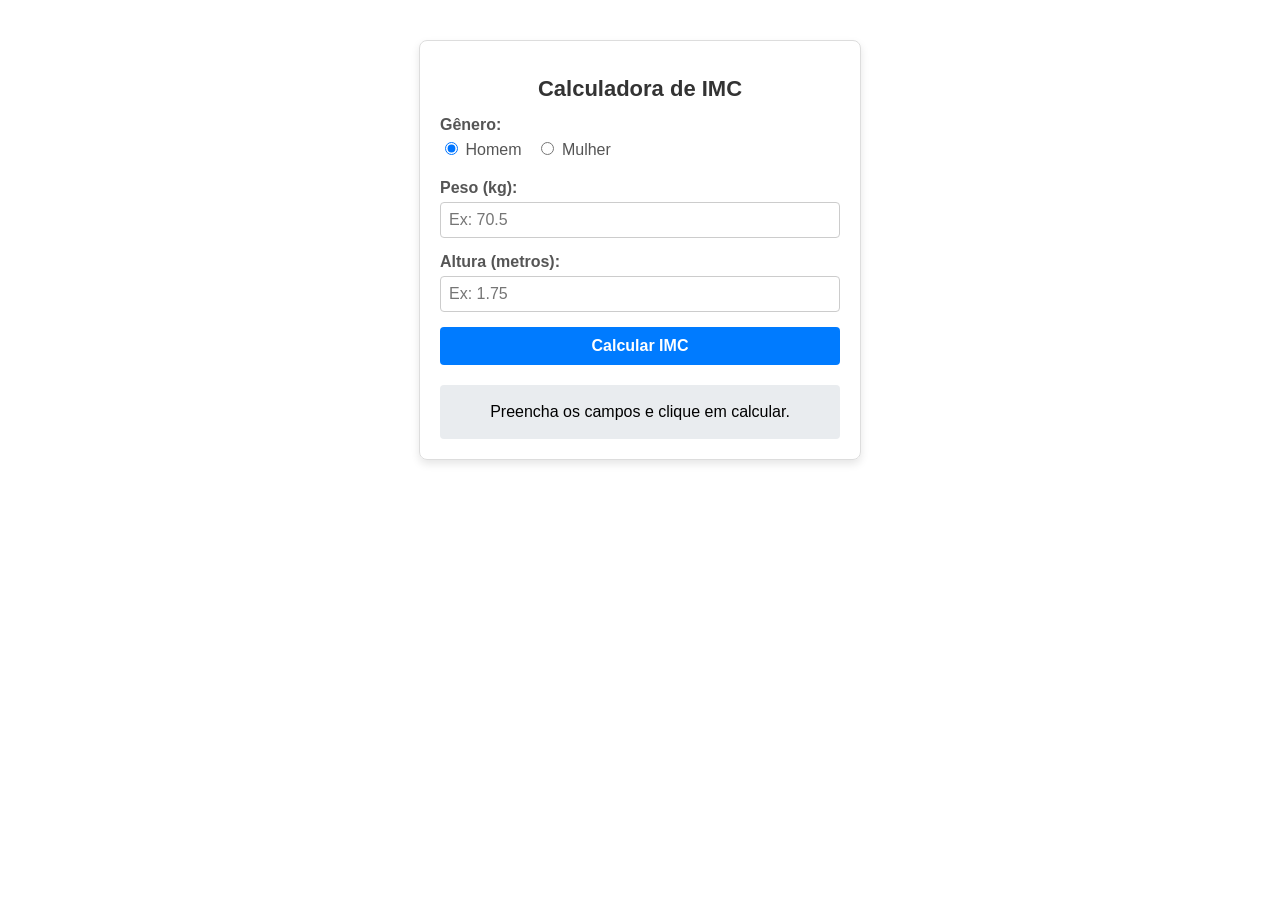
<file: Calculadora-IMC/index.html>
<!DOCTYPE html>
<html lang="pt-BR">
<head>
    <meta charset="UTF-8">
    <meta name="viewport" content="width=device-width, initial-scale=1.0">
    <title>Calculadora de IMC</title>

    <style>
        body {
            font-family: Arial, sans-serif;
            background-color: #f4f7f6;
            padding: 20px;
            max-width: 400px;
            margin: 40px auto;
            border: 1px solid #ddd;
            border-radius: 8px;
            box-shadow: 0 4px 8px rgba(0, 0, 0, 0.1);
            background-color: #ffffff;
        }

        h1 {
            text-align: center;
            color: #333;
            font-size: 22px;
        }

        .campo {
            margin-bottom: 15px;
        }

        label {
            display: block;
            margin-bottom: 5px;
            font-weight: bold;
            color: #555;
        }

        .opcoes-genero {
            display: flex;
            gap: 15px;
        }

        .opcoes-genero label {
            font-weight: normal;
            cursor: pointer;
        }

        input[type="number"] {
            width: 100%;
            padding: 8px;
            box-sizing: border-box;
            border: 1px solid #ccc;
            border-radius: 4px;
            font-size: 16px;
        }

        button {
            width: 100%;
            padding: 10px;
            background-color: #007bff;
            color: white;
            border: none;
            border-radius: 4px;
            font-size: 16px;
            font-weight: bold;
            cursor: pointer;
        }

        button:hover {
            background-color: #0056b3;
        }

        #resultado {
            margin-top: 20px;
            padding: 15px;
            background-color: #e9ecef;
            border-radius: 4px;
            font-size: 16px;
            text-align: center;
            line-height: 1.5;
        }
    </style>
</head>
<body>

    <h1>Calculadora de IMC</h1>

    <div class="campo">
        <label>Gênero:</label>
        <div class="opcoes-genero">
            <label><input type="radio" id="homem" name="genero" value="homem" checked> Homem</label>
            <label><input type="radio" id="mulher" name="genero" value="mulher"> Mulher</label>
        </div>
    </div>

    <div class="campo">
        <label for="peso">Peso (kg):</label>
        <input type="number" id="peso" step="0.1" placeholder="Ex: 70.5">
    </div>

    <div class="campo">
        <label for="altura">Altura (metros):</label>
        <input type="number" id="altura" step="0.01" placeholder="Ex: 1.75">
    </div>

    <button type="button" onclick="calcularIMC()">Calcular IMC</button>

    <div id="resultado">Preencha os campos e clique em calcular.</div>

    <script src="js01.js"></script>
</body>
</html>
</file>
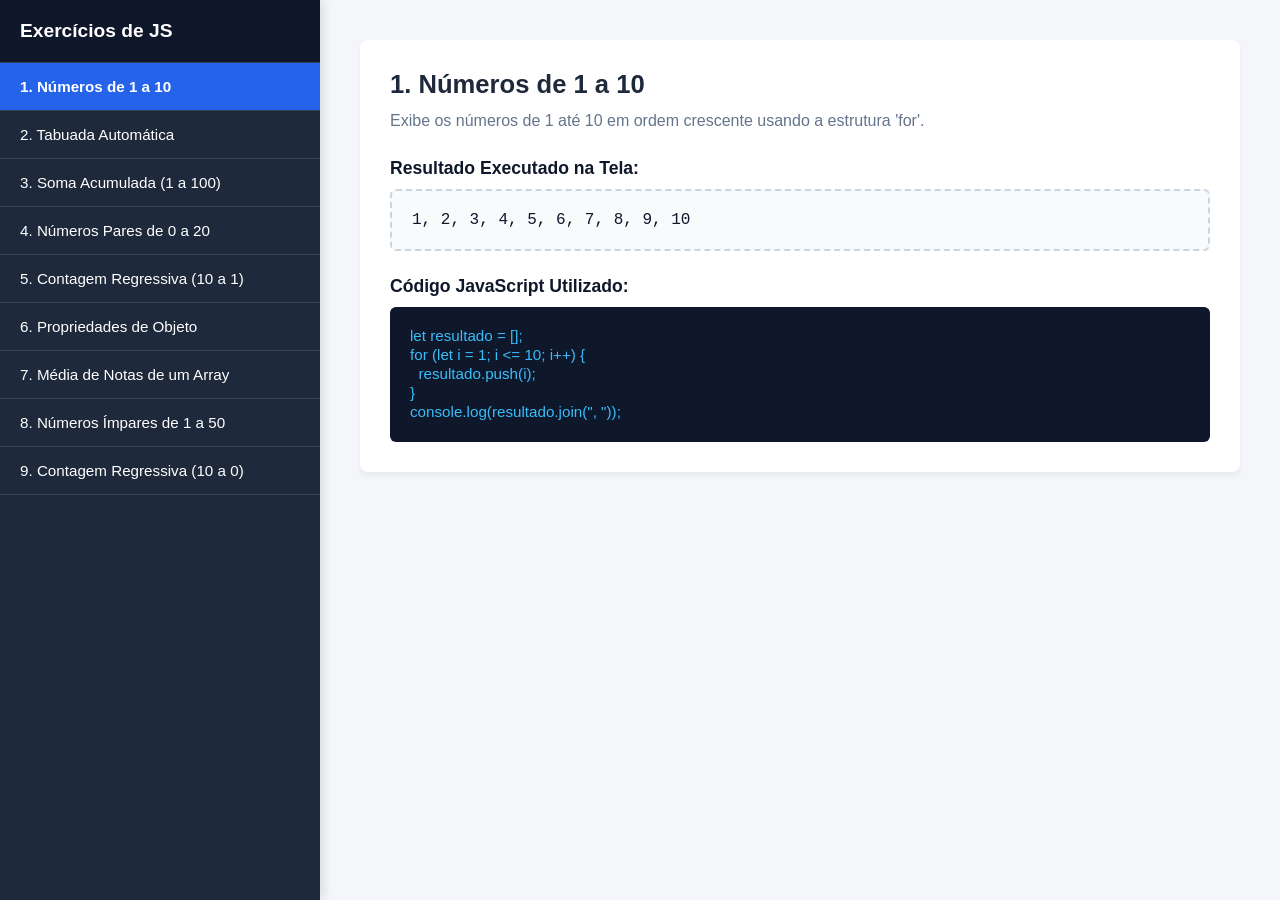
<file: Lista-02-Vetores/index.html>
<!DOCTYPE html>
<html lang="pt-BR">
<head>
  <meta charset="UTF-8">
  <meta name="viewport" content="width=device-width, initial-scale=1.0">
  <title>Painel de Exercícios JS</title>
  <style>
    * {
      box-sizing: border-box;
      margin: 0;
      padding: 0;
      font-family: 'Segoe UI', Tahoma, Geneva, Verdana, sans-serif;
    }

    body {
      display: flex;
      height: 100vh;
      background-color: #f4f6f9;
      color: #333;
    }

    /* Sidebar - Menu Lateral */
    .sidebar {
      width: 320px;
      background-color: #1e293b;
      color: #fff;
      display: flex;
      flex-direction: column;
      box-shadow: 4px 0 10px rgba(0, 0, 0, 0.1);
    }

    .sidebar h2 {
      padding: 20px;
      font-size: 1.2rem;
      border-bottom: 1px solid #334155;
      background-color: #0f172a;
    }

    .sidebar ul {
      list-style: none;
      overflow-y: auto;
      flex: 1;
    }

    .sidebar li {
      padding: 15px 20px;
      border-bottom: 1px solid #334155;
      cursor: pointer;
      transition: background 0.2s, color 0.2s;
      font-size: 0.95rem;
    }

    .sidebar li:hover {
      background-color: #334155;
    }

    .sidebar li.active {
      background-color: #2563eb;
      color: #fff;
      font-weight: bold;
    }

    /* Área Principal */
    .content {
      flex: 1;
      padding: 40px;
      overflow-y: auto;
    }

    .card {
      background: #fff;
      border-radius: 8px;
      padding: 30px;
      box-shadow: 0 4px 6px rgba(0, 0, 0, 0.05);
      max-width: 900px;
      margin: 0 auto;
    }

    .card h1 {
      font-size: 1.6rem;
      color: #1e293b;
      margin-bottom: 10px;
    }

    .card p.description {
      color: #64748b;
      font-size: 1rem;
      margin-bottom: 25px;
      line-height: 1.5;
    }

    .section-title {
      font-size: 1.1rem;
      font-weight: 600;
      margin-bottom: 10px;
      color: #0f172a;
    }

    .output-box {
      background-color: #f8fafc;
      border: 2px dashed #cbd5e1;
      border-radius: 6px;
      padding: 20px;
      margin-bottom: 25px;
      font-family: 'Courier New', Courier, monospace;
      font-size: 1rem;
      color: #0f172a;
      max-height: 250px;
      overflow-y: auto;
      white-space: pre-wrap;
    }

    pre {
      background-color: #0f172a;
      color: #38bdf8;
      padding: 20px;
      border-radius: 6px;
      overflow-x: auto;
      font-family: 'Consolas', 'Courier New', monospace;
      font-size: 0.95rem;
    }

    .input-group {
      margin-bottom: 15px;
      display: flex;
      gap: 10px;
      align-items: center;
    }

    .input-group input {
      padding: 8px 12px;
      border: 1px solid #cbd5e1;
      border-radius: 4px;
      font-size: 1rem;
      width: 100px;
    }
  </style>
</head>
<body>

  <!-- Menu Lateral -->
  <aside class="sidebar">
    <h2>Exercícios de JS</h2>
    <ul id="menu-exercicios"></ul>
  </aside>

  <!-- Painel Principal -->
  <main class="content">
    <div class="card">
      <h1 id="ex-titulo">Selecione um Exercício</h1>
      <p class="description" id="ex-descricao">Clique em uma das opções no menu à esquerda para visualizar a execução e o código.</p>

      <div id="interactive-area"></div>

      <div class="section-title">Resultado Executado na Tela:</div>
      <div class="output-box" id="ex-resultado">O resultado aparecerá aqui...</div>

      <div class="section-title">Código JavaScript Utilizado:</div>
      <pre><code id="ex-codigo">// Selecione um exercício para visualizar o código</code></pre>
    </div>
  </main>

  <script src="script.js" defer></script>
</body>
</html>
</file>
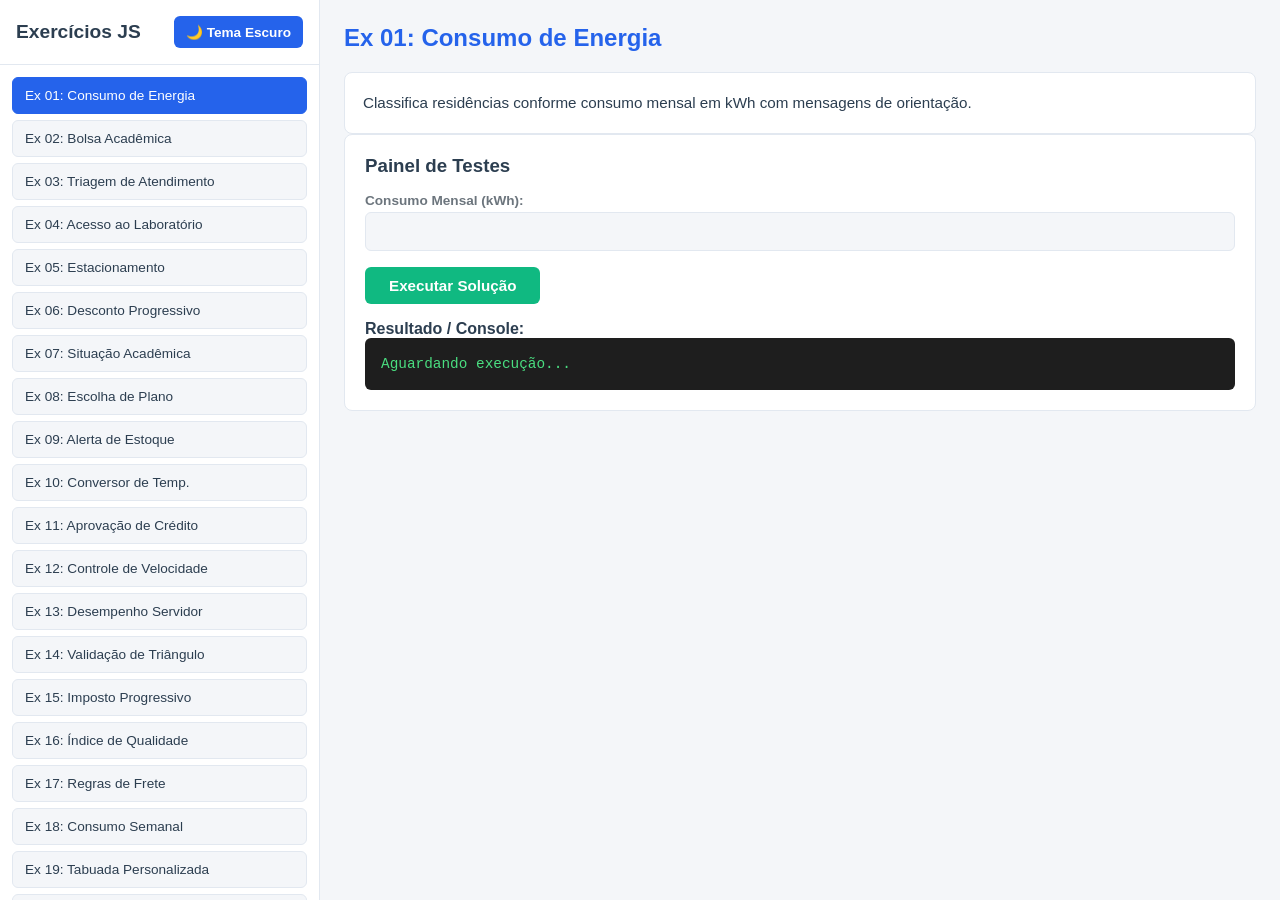
<file: LIsta-Exer-3-Js/index.html>
<!DOCTYPE html>
<html lang="pt-BR">
<head>
  <meta charset="UTF-8">
  <meta name="viewport" content="width=device-width, initial-scale=1.0">
  <title>Painel Prático de Exercícios JavaScript (1 a 50)</title>
  <link rel="stylesheet" href="style.css">
</head>
<body class="light-theme">
  <div class="app-container">
    <!-- Barra Lateral com Botões -->
    <aside class="sidebar">
      <div class="sidebar-header">
        <h2>Exercícios JS</h2>
        <button id="theme-toggle-btn" class="theme-btn">🌙 Tema Escuro</button>
      </div>
      <nav class="exercise-nav" id="exercise-nav">
        <!-- Gerado via JavaScript -->
      </nav>
    </aside>

    <!-- Área Principal de Exibição e Testes -->
    <main class="main-content">
      <header class="content-header">
        <h1 id="exercise-title">Selecione um exercício</h1>
      </header>
      
      <section class="exercise-body">
        <div id="exercise-description" class="description-box">
          Escolha uma questão no menu lateral para visualizar a situação-problema e executar a solução em JavaScript.
        </div>
        
        <div class="interactive-panel">
          <h3>Painel de Testes</h3>
          <div id="input-container" class="input-group"></div>
          <button id="run-btn" class="run-btn">Executar Solução</button>
          <div class="output-box">
            <h4>Resultado / Console:</h4>
            <pre id="output-display">Aguardando execução...</pre>
          </div>
        </div>
      </section>
    </main>
  </div>

  <script src="script.js"></script>
</body>
</html>
</file>
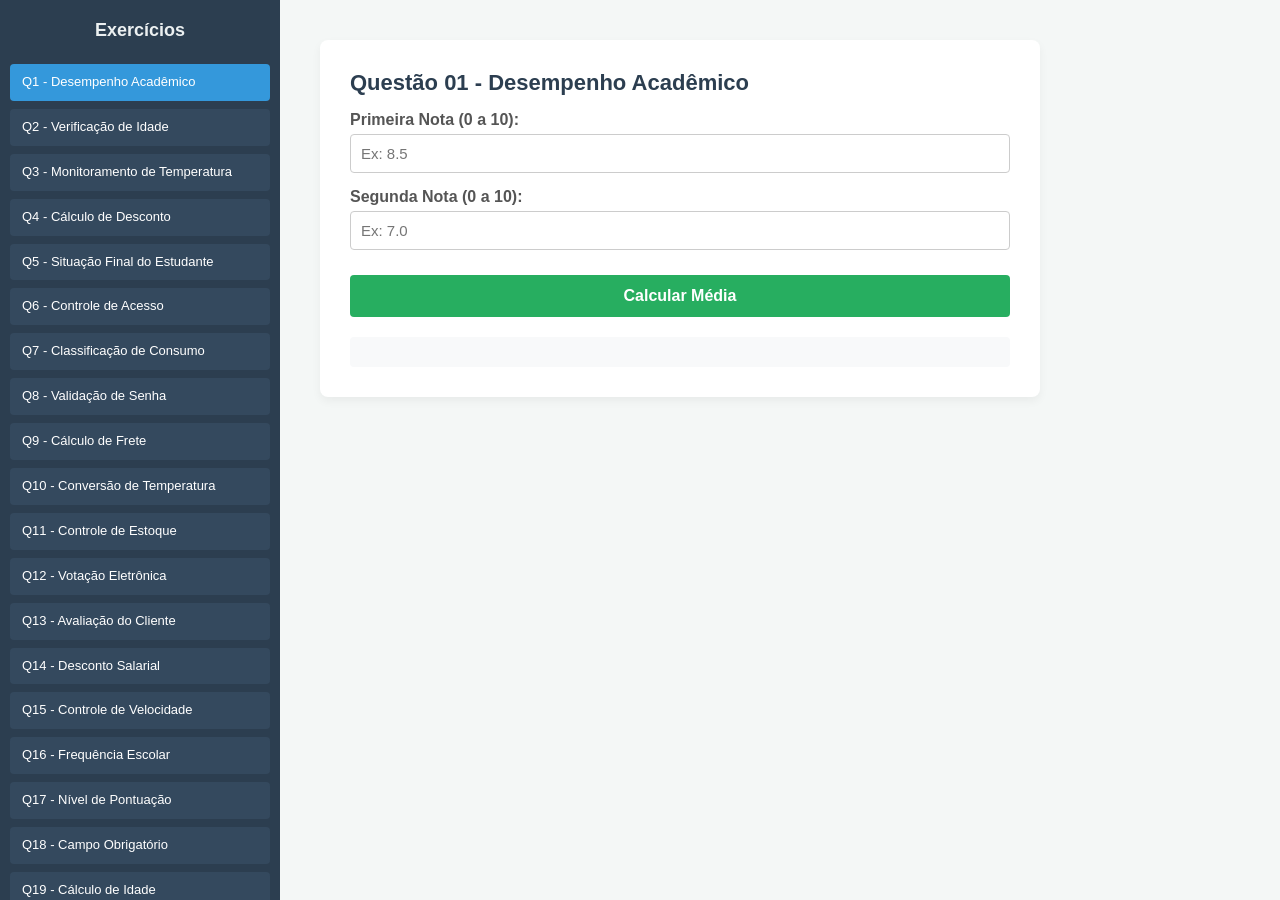
<file: Lista-JS-Básico/index.html>
<!DOCTYPE html>
<html lang="pt-BR">
<head>
    <meta charset="UTF-8">
    <meta name="viewport" content="width=device-width, initial-scale=1.0">
    <title>Painel de Exercícios - JavaScript</title>
    <style>
        * {
            box-sizing: border-box;
            margin: 0;
            padding: 0;
            font-family: Arial, sans-serif;
        }

        body {
            display: flex;
            min-height: 100vh;
            background-color: #f4f7f6;
        }

        /* Menu Lateral */
        nav {
            width: 280px;
            background-color: #2c3e50;
            color: white;
            padding: 20px 10px;
            display: flex;
            flex-direction: column;
            gap: 8px;
            max-height: 100vh;
            overflow-y: auto;
        }

        nav h2 {
            font-size: 18px;
            margin-bottom: 15px;
            text-align: center;
            color: #ecf0f1;
        }

        .btn-nav {
            background-color: #34495e;
            color: white;
            border: none;
            padding: 10px 12px;
            text-align: left;
            border-radius: 4px;
            cursor: pointer;
            font-size: 13px;
            transition: 0.2s;
            line-height: 1.3;
        }

        .btn-nav:hover, .btn-nav.ativo {
            background-color: #3498db;
        }

        /* Área de Conteúdo */
        main {
            flex: 1;
            padding: 40px;
            max-width: 800px;
        }

        /* Cartões de Exercícios */
        .card-questao {
            background: white;
            padding: 30px;
            border-radius: 8px;
            box-shadow: 0 4px 10px rgba(0,0,0,0.05);
            display: none;
        }

        .card-questao.ativa {
            display: block;
        }

        .card-questao h1 {
            font-size: 22px;
            color: #2c3e50;
            margin-bottom: 15px;
        }

        /* Formatação Geral dos Formulários */
        .campo {
            margin-bottom: 15px;
        }

        label {
            display: block;
            margin-bottom: 5px;
            font-weight: bold;
            color: #555;
        }

        input {
            width: 100%;
            padding: 10px;
            border: 1px solid #ccc;
            border-radius: 4px;
            font-size: 15px;
        }

        button.btn-acao {
            background-color: #27ae60;
            color: white;
            border: none;
            padding: 12px;
            width: 100%;
            border-radius: 4px;
            font-size: 16px;
            font-weight: bold;
            cursor: pointer;
            margin-top: 10px;
        }

        button.btn-acao:hover {
            background-color: #219150;
        }

        .resultado {
            margin-top: 20px;
            padding: 15px;
            background-color: #f8f9fa;
            border-radius: 4px;
            font-weight: bold;
            font-size: 16px;
        }
    </style>
</head>
<body>

    <!-- Menu Lateral -->
    <nav>
        <h2>Exercícios</h2>
        <button class="btn-nav ativo" onclick="mostrarQuestao('q1', this)">Q1 - Desempenho Acadêmico</button>
        <button class="btn-nav" onclick="mostrarQuestao('q2', this)">Q2 - Verificação de Idade</button>
        <button class="btn-nav" onclick="mostrarQuestao('q3', this)">Q3 - Monitoramento de Temperatura</button>
        <button class="btn-nav" onclick="mostrarQuestao('q4', this)">Q4 - Cálculo de Desconto</button>
        <button class="btn-nav" onclick="mostrarQuestao('q5', this)">Q5 - Situação Final do Estudante</button>
        <button class="btn-nav" onclick="mostrarQuestao('q6', this)">Q6 - Controle de Acesso</button>
        <button class="btn-nav" onclick="mostrarQuestao('q7', this)">Q7 - Classificação de Consumo</button>
        <button class="btn-nav" onclick="mostrarQuestao('q8', this)">Q8 - Validação de Senha</button>
        <button class="btn-nav" onclick="mostrarQuestao('q9', this)">Q9 - Cálculo de Frete</button>
        <button class="btn-nav" onclick="mostrarQuestao('q10', this)">Q10 - Conversão de Temperatura</button>
        <button class="btn-nav" onclick="mostrarQuestao('q11', this)">Q11 - Controle de Estoque</button>
        <button class="btn-nav" onclick="mostrarQuestao('q12', this)">Q12 - Votação Eletrônica</button>
        <button class="btn-nav" onclick="mostrarQuestao('q13', this)">Q13 - Avaliação do Cliente</button>
        <button class="btn-nav" onclick="mostrarQuestao('q14', this)">Q14 - Desconto Salarial</button>
        <button class="btn-nav" onclick="mostrarQuestao('q15', this)">Q15 - Controle de Velocidade</button>
        <button class="btn-nav" onclick="mostrarQuestao('q16', this)">Q16 - Frequência Escolar</button>
        <button class="btn-nav" onclick="mostrarQuestao('q17', this)">Q17 - Nível de Pontuação</button>
        <button class="btn-nav" onclick="mostrarQuestao('q18', this)">Q18 - Campo Obrigatório</button>
        <button class="btn-nav" onclick="mostrarQuestao('q19', this)">Q19 - Cálculo de Idade</button>
        <button class="btn-nav" onclick="mostrarQuestao('q20', this)">Q20 - Semáforo Virtual</button>
        <button class="btn-nav" onclick="mostrarQuestao('q21', this)">Q21 - Modo Claro / Escuro</button>
        <button class="btn-nav" onclick="mostrarQuestao('q22', this)">Q22 - Saudação por Período</button>
        <button class="btn-nav" onclick="mostrarQuestao('q23', this)">Q23 - Cálculo de IMC</button>
        <button class="btn-nav" onclick="mostrarQuestao('q24', this)">Q24 - Horário da Biblioteca</button>
        <button class="btn-nav" onclick="mostrarQuestao('q25', this)">Q25 - Média e Situação</button>
        <button class="btn-nav" onclick="mostrarQuestao('q26', this)">Q26 - Total da Compra e Frete</button>
        <button class="btn-nav" onclick="mostrarQuestao('q27', this)">Q27 - Nível de Bateria</button>
        <button class="btn-nav" onclick="mostrarQuestao('q28', this)">Q28 - Validação de Inscrição</button>
        <button class="btn-nav" onclick="mostrarQuestao('q29', this)">Q29 - Status de Estoque</button>
        <button class="btn-nav" onclick="mostrarQuestao('q30', this)">Q30 - Análise de Crédito</button>
    </nav>

    <!-- Área Principal -->
    <main id="conteudo-principal">

        <!-- QUESTÃO 01 -->
        <section id="q1" class="card-questao ativa">
            <h1>Questão 01 - Desempenho Acadêmico</h1>
            
            <div class="campo">
                <label for="nota1">Primeira Nota (0 a 10):</label>
                <input id="nota1" type="number" step="0.1" min="0" max="10" placeholder="Ex: 8.5">
            </div>

            <div class="campo">
                <label for="nota2">Segunda Nota (0 a 10):</label>
                <input id="nota2" type="number" step="0.1" min="0" max="10" placeholder="Ex: 7.0">
            </div>

            <button id="btnCalcular" class="btn-acao">Calcular Média</button>

            <p id="resultado" class="resultado"></p>
        </section>

        <!-- QUESTÃO 02 -->
        <section id="q2" class="card-questao">
            <h1>Questão 02 - Verificação de Idade</h1>
            
            <div class="campo">
                <label for="idade">Idade (0 a 120 anos):</label>
                <input id="idade" type="number" min="0" max="120" placeholder="Ex: 25">
            </div>

            <button id="verificar" class="btn-acao">Verificar Idade</button>

            <p id="mensagem" class="resultado"></p>
        </section>
        
        <!-- QUESTÃO 03 -->
        <section id="q3" class="card-questao">
            <h1>Questão 03 - Monitoramento de Temperatura</h1>
            
            <div class="campo">
                <label for="temperatura">Temperatura Atual (°C):</label>
                <input id="temperatura" type="number" placeholder="Ex: 28">
            </div>

            <button id="analisar" class="btn-acao">Analisar Temperatura</button>

            <div id="alerta" class="resultado"></div>
        </section>

        <!-- QUESTÃO 04 -->
        <section id="q4" class="card-questao">
            <h1>Questão 04 - Cálculo de Desconto</h1>
            
            <div class="campo">
                <label for="valorCompra">Valor da Compra (R$):</label>
                <input id="valorCompra" type="number" step="0.01" placeholder="Ex: 250.00">
            </div>

            <button id="calcular" class="btn-acao">Calcular Desconto</button>

            <p id="resultado" class="resultado"></p>
        </section>

        <!-- QUESTÃO 05 -->
        <section id="q5" class="card-questao">
            <h1>Questão 05 - Situação Final do Estudante</h1>
            
            <div class="campo">
                <label for="media">Média do Estudante (0 a 10):</label>
                <input id="media" type="number" step="0.1" min="0" max="10" placeholder="Ex: 7.5">
            </div>

            <button id="verificar" class="btn-acao">Verificar Situação</button>

            <h3 id="situacao" class="resultado"></h3>
        </section>

        <!-- QUESTÃO 06 -->
        <section id="q6" class="card-questao">
            <h1>Questão 06 - Controle de Acesso</h1>
            
            <div class="campo">
                <label for="nome">Nome do Funcionário:</label>
                <input id="nome" type="text" placeholder="Digite seu nome">
            </div>

            <div class="campo">
                <label for="idade">Idade (0 a 120 anos):</label>
                <input id="idade" type="number" min="0" max="120" placeholder="Digite sua idade">
            </div>

            <button id="acessar" class="btn-acao">Verificar Acesso</button>

            <p id="resultado" class="resultado"></p>
        </section>

        <!-- QUESTÃO 07 -->
        <section id="q7" class="card-questao">
            <h1>Questão 07 - Classificação de Consumo de Energia</h1>
            
            <div class="campo">
                <label for="consumo">Consumo Mensal (kWh):</label>
                <input id="consumo" type="number" min="0" max="5000" placeholder="Ex: 150">
            </div>

            <button id="classificar" class="btn-acao">Classificar Consumo</button>

            <p id="resultado" class="resultado"></p>
        </section>

        <!-- QUESTÃO 08 -->
        <section id="q8" class="card-questao">
            <h1>Questão 08 - Validação de Senha</h1>
            
            <div class="campo">
                <label for="senha">Digite a Senha (mínimo 8 caracteres):</label>
                <div style="display: flex; gap: 8px;">
                    <input id="senha" type="password" placeholder="Digite sua senha">
                    <button id="btnToggleSenha" type="button" style="padding: 0 15px; cursor: pointer; white-space: nowrap; border: 1px solid #ccc; border-radius: 4px; background: #eee;">Mostrar</button>
                </div>
            </div>

            <button id="validar" class="btn-acao">Validar Senha</button>

            <p id="resultado" class="resultado"></p>
        </section>

        <!-- QUESTÃO 09 -->
        <section id="q9" class="card-questao">
            <h1>Questão 09 - Cálculo de Frete</h1>
            
            <div class="campo">
                <label for="compra">Valor da Compra (R$):</label>
                <input id="compra" type="number" step="0.01" min="0" placeholder="Ex: 180.00">
            </div>

            <button id="frete" class="btn-acao">Calcular</button>

            <p id="resultado" class="resultado"></p>
        </section>

        <!-- QUESTÃO 10 -->
        <section id="q10" class="card-questao">
            <h1>Questão 10 - Conversão de Temperatura</h1>
            
            <div class="campo">
                <label for="celsius">Temperatura em Celsius (°C):</label>
                <input id="celsius" type="number" step="0.1" min="-100" max="100" placeholder="Ex: 31">
            </div>

            <button id="converter" class="btn-acao">Converter</button>

            <p id="resultado" class="resultado"></p>
        </section>

        <!-- QUESTÃO 11 -->
        <section id="q11" class="card-questao">
            <h1>Questão 11 - Controle de Estoque</h1>
            
            <div class="campo">
                <label for="estoque">Quantidade em Estoque:</label>
                <input id="estoque" type="number" min="0" max="100000" placeholder="Ex: 8">
            </div>

            <button id="verificar" class="btn-acao">Verificar Estoque</button>

            <div id="resultado" class="resultado"></div>
        </section>

        <!-- QUESTÃO 12 -->
        <section id="q12" class="card-questao">
            <h1>Questão 12 - Votação Eletrônica</h1>
            
            <div class="campo">
                <label for="idade">Idade do Eleitor (0 a 120 anos):</label>
                <input id="idade" type="number" min="0" max="120" placeholder="Ex: 18">
            </div>

            <button id="participar" class="btn-acao">Verificar</button>

            <p id="resultado" class="resultado"></p>
        </section>

        <!-- QUESTÃO 13 -->
        <section id="q13" class="card-questao">
            <h1>Questão 13 - Avaliação do Cliente</h1>
            
            <div class="campo">
                <label for="nota">Nota do Cliente (1 a 5):</label>
                <input id="nota" type="number" min="1" max="5" placeholder="Digite uma nota de 1 a 5">
            </div>

            <button id="avaliar" class="btn-acao">Enviar Avaliação</button>

            <p id="resultado" class="resultado"></p>
        </section>

        <!-- QUESTÃO 14 -->
        <section id="q14" class="card-questao">
            <h1>Questão 14 - Cálculo Salarial com Desconto</h1>
            <div class="campo">
                <label for="salario">Salário Bruto (R$):</label>
                <input id="salario" type="number" step="0.01" min="0" placeholder="Ex: 3000.00">
            </div>
            <button id="calcular" class="btn-acao">Calcular Salário</button>
            <p id="resultado" class="resultado"></p>
        </section>

        <!-- QUESTÃO 15 -->
        <section id="q15" class="card-questao">
            <h1>Questão 15 - Monitoramento de Velocidade</h1>
            <div class="campo">
                <label for="velocidade">Velocidade (km/h):</label>
                <input id="velocidade" type="number" min="0" max="300" placeholder="Ex: 65">
            </div>
            <button id="verificar" class="btn-acao">Verificar Velocidade</button>
            <p id="resultado" class="resultado"></p>
        </section>

        <!-- QUESTÃO 16 -->
        <section id="q16" class="card-questao">
            <h1>Questão 16 - Verificação de Frequência Escolar</h1>
            <div class="campo">
                <label for="frequencia">Frequência (%):</label>
                <input id="frequencia" type="number" min="0" max="100" placeholder="Ex: 80">
            </div>
            <button id="verificar" class="btn-acao">Verificar Frequência</button>
            <p id="resultado" class="resultado"></p>
        </section>

        <!-- QUESTÃO 17 -->
        <section id="q17" class="card-questao">
            <h1>Questão 17 - Classificação de Pontuação</h1>
            <div class="campo">
                <label for="pontuacao">Pontuação (0 a 100):</label>
                <input id="pontuacao" type="number" min="0" max="100" placeholder="Ex: 75">
            </div>
            <button id="classificar" class="btn-acao">Classificar</button>
            <p id="resultado" class="resultado"></p>
        </section>

        <!-- QUESTÃO 18 -->
        <section id="q18" class="card-questao">
            <h1>Questão 18 - Validação de Campo Obrigatório</h1>
            <div class="campo">
                <label for="nome">Nome Completo:</label>
                <input id="nome" type="text" placeholder="Digite seu nome">
            </div>
            <button id="enviar" class="btn-acao">Enviar</button>
            <p id="mensagem" class="resultado"></p>
        </section>

        <!-- QUESTÃO 19 -->
        <section id="q19" class="card-questao">
            <h1>Questão 19 - Cálculo de Idade e Maioridade</h1>
            <div class="campo">
                <label for="anoNascimento">Ano de Nascimento:</label>
                <input id="anoNascimento" type="number" min="1900" max="2026" placeholder="Ex: 2005">
            </div>
            <button id="calcular" class="btn-acao">Calcular Idade</button>
            <p id="resultado" class="resultado"></p>
        </section>

        <!-- QUESTÃO 20 -->
        <section id="q20" class="card-questao">
            <h1>Questão 20 - Semáforo Virtual</h1>
            <div style="display: flex; gap: 10px; margin-bottom: 15px;">
                <button id="vermelho" class="btn-acao" style="background-color: #c0392b;">Vermelho</button>
                <button id="amarelo" class="btn-acao" style="background-color: #f39c12;">Amarelo</button>
                <button id="verde" class="btn-acao" style="background-color: #27ae60;">Verde</button>
            </div>
            <p id="orientacao" class="resultado"></p>
        </section>

        <!-- QUESTÃO 21 -->
        <section id="q21" class="card-questao">
            <h1>Questão 21 - Alternador de Tema</h1>
            <button id="tema" class="btn-acao">Alterar Tema</button>
            <div id="pagina" style="margin-top: 15px; padding: 20px; border-radius: 8px; border: 1px solid #ccc;">
                <h3>Conteúdo da página</h3>
                <p>Este painel pode alternar entre o modo claro e o modo escuro.</p>
            </div>
        </section>

        <!-- QUESTÃO 22 -->
        <section id="q22" class="card-questao">
            <h1>Questão 22 - Saudação por Período do Dia</h1>
            <div class="campo">
                <label for="periodo">Selecione o Período:</label>
                <select id="periodo" style="padding: 8px; border-radius: 4px; border: 1px solid #ccc; width: 100%;">
                    <option value="manha">Manhã</option>
                    <option value="tarde">Tarde</option>
                    <option value="noite">Noite</option>
                </select>
            </div>
            <button id="mensagem" class="btn-acao">Exibir Mensagem</button>
            <p id="resultado" class="resultado"></p>
        </section>

        <!-- QUESTÃO 23 -->
        <section id="q23" class="card-questao">
            <h1>Questão 23 - Cálculo de IMC</h1>
            <div class="campo">
                <label for="peso">Peso (kg):</label>
                <input id="peso" type="number" step="0.1" min="0" max="300" placeholder="Ex: 70.5">
            </div>
            <div class="campo">
                <label for="altura">Altura (m):</label>
                <input id="altura" type="number" step="0.01" min="0" max="2.5" placeholder="Ex: 1.75">
            </div>
            <button id="calcular" class="btn-acao">Calcular IMC</button>
            <p id="resultado" class="resultado"></p>
        </section>

        <!-- QUESTÃO 24 -->
        <section id="q24" class="card-questao">
            <h1>Questão 24 - Horário da Biblioteca</h1>
            <div class="campo">
                <label for="horario">Horário Atual (0 às 23h):</label>
                <input id="horario" type="number" min="0" max="23" placeholder="Ex: 14">
            </div>
            <button id="verificar" class="btn-acao">Verificar Horário</button>
            <p id="resultado" class="resultado"></p>
        </section>

        <!-- QUESTÃO 25 -->
        <section id="q25" class="card-questao">
            <h1>Questão 25 - Média e Situação Escolar</h1>
            <div class="campo">
                <label for="media">Média do Aluno (0 a 10):</label>
                <input id="media" type="number" step="0.1" min="0" max="10" placeholder="Ex: 6.5">
            </div>
            <button id="verificar" class="btn-acao">Verificar</button>
            <p id="resultado" class="resultado"></p>
        </section>

        <!-- QUESTÃO 26 -->
        <section id="q26" class="card-questao">
            <h1>Questão 26 - Total da Compra e Frete</h1>
            <div class="campo">
                <label for="preco">Preço Unitário (R$):</label>
                <input id="preco" type="number" step="0.01" min="0" placeholder="Ex: 50.00">
            </div>
            <div class="campo">
                <label for="quantidade">Quantidade:</label>
                <input id="quantidade" type="number" min="1" placeholder="Ex: 6">
            </div>
            <button id="calcular" class="btn-acao">Calcular Total</button>
            <p id="resultado" class="resultado"></p>
        </section>

        <!-- QUESTÃO 27 -->
        <section id="q27" class="card-questao">
            <h1>Questão 27 - Nível de Bateria</h1>
            <div class="campo">
                <label for="bateria">Nível de Bateria (%):</label>
                <input id="bateria" type="number" min="0" max="100" placeholder="Ex: 45">
            </div>
            <button id="verificar" class="btn-acao">Verificar Bateria</button>
            <div id="resultado" class="resultado"></div>
        </section>

        <!-- QUESTÃO 28 -->
        <section id="q28" class="card-questao">
            <h1>Questão 28 - Formulário de Inscrição</h1>
            <div class="campo">
                <label for="nome">Nome:</label>
                <input id="nome" type="text" placeholder="Digite seu nome">
            </div>
            <div class="campo">
                <label for="email">E-mail:</label>
                <input id="email" type="email" placeholder="Digite seu e-mail">
            </div>
            <button id="cadastrar" class="btn-acao">Cadastrar</button>
            <p id="resultado" class="resultado"></p>
        </section>

        <!-- QUESTÃO 29 -->
        <section id="q29" class="card-questao">
            <h1>Questão 29 - Classificação de Estoque</h1>
            <div class="campo">
                <label for="quantidade">Quantidade em Estoque:</label>
                <input id="quantidade" type="number" min="0" placeholder="Ex: 3">
            </div>
            <button id="classificar" class="btn-acao">Classificar Produto</button>
            <h3 id="resultado" class="resultado"></h3>
        </section>

        <!-- QUESTÃO 30 -->
        <section id="q30" class="card-questao">
            <h1>Questão 30 - Análise Inicial de Crédito</h1>
            <div class="campo">
                <label for="renda">Renda Mensal (R$):</label>
                <input id="renda" type="number" step="0.01" min="0" placeholder="Ex: 3500.00">
            </div>
            <button id="analisar" class="btn-acao">Analisar Crédito</button>
            <div id="resultado" class="resultado"></div>
        </section>

    </main>

    <script src="script.js"></script>
</body>
</html>
</file>
<file: LIsta-Exer-3-Js/style.css>
:root {
  --bg-primary: #f4f6f9;
  --bg-secondary: #ffffff;
  --text-primary: #2c3e50;
  --text-secondary: #6c757d;
  --accent-color: #2563eb;
  --accent-hover: #1d4ed8;
  --border-color: #e2e8f0;
  --code-bg: #1e1e1e;
  --code-text: #4ade80;
}

body.dark-theme {
  --bg-primary: #0f172a;
  --bg-secondary: #1e293b;
  --text-primary: #f8fafc;
  --text-secondary: #94a3b8;
  --accent-color: #3b82f6;
  --accent-hover: #60a5fa;
  --border-color: #334155;
  --code-bg: #090d16;
  --code-text: #38bdf8;
}

* {
  box-sizing: border-box;
  margin: 0;
  padding: 0;
}

body {
  font-family: 'Segoe UI', Tahoma, Geneva, Verdana, sans-serif;
  background-color: var(--bg-primary);
  color: var(--text-primary);
  height: 100vh;
  overflow: hidden;
}

.app-container {
  display: flex;
  height: 100vh;
}

/* Sidebar */
.sidebar {
  width: 320px;
  background-color: var(--bg-secondary);
  border-right: 1px solid var(--border-color);
  display: flex;
  flex-direction: column;
}

.sidebar-header {
  padding: 16px;
  border-bottom: 1px solid var(--border-color);
  display: flex;
  justify-content: space-between;
  align-items: center;
}

.sidebar-header h2 {
  font-size: 1.2rem;
}

.theme-btn {
  padding: 8px 12px;
  border: none;
  border-radius: 6px;
  background-color: var(--accent-color);
  color: #fff;
  cursor: pointer;
  font-size: 0.85rem;
  font-weight: 600;
  transition: background 0.2s;
}

.theme-btn:hover {
  background-color: var(--accent-hover);
}

.exercise-nav {
  flex: 1;
  overflow-y: auto;
  padding: 12px;
}

.nav-btn {
  width: 100%;
  padding: 10px 12px;
  margin-bottom: 6px;
  text-align: left;
  border: 1px solid var(--border-color);
  background-color: var(--bg-primary);
  color: var(--text-primary);
  border-radius: 6px;
  cursor: pointer;
  font-size: 0.85rem;
  transition: all 0.2s;
  white-space: nowrap;
  overflow: hidden;
  text-overflow: ellipsis;
}

.nav-btn:hover, .nav-btn.active {
  background-color: var(--accent-color);
  color: #fff;
  border-color: var(--accent-color);
}

/* Main Content */
.main-content {
  flex: 1;
  padding: 24px;
  overflow-y: auto;
  display: flex;
  flex-direction: column;
  gap: 20px;
}

.content-header h1 {
  font-size: 1.5rem;
  color: var(--accent-color);
}

.description-box {
  background-color: var(--bg-secondary);
  padding: 18px;
  border-radius: 8px;
  border: 1px solid var(--border-color);
  line-height: 1.6;
  font-size: 0.95rem;
}

.interactive-panel {
  background-color: var(--bg-secondary);
  padding: 20px;
  border-radius: 8px;
  border: 1px solid var(--border-color);
  display: flex;
  flex-direction: column;
  gap: 16px;
}

.input-group {
  display: flex;
  flex-direction: column;
  gap: 12px;
}

.input-field {
  display: flex;
  flex-direction: column;
  gap: 4px;
}

.input-field label {
  font-size: 0.85rem;
  font-weight: 600;
  color: var(--text-secondary);
}

.input-field input {
  padding: 10px;
  border: 1px solid var(--border-color);
  border-radius: 6px;
  background-color: var(--bg-primary);
  color: var(--text-primary);
  font-size: 0.95rem;
  outline: none;
}

.input-field input:focus {
  border-color: var(--accent-color);
}

.run-btn {
  align-self: flex-start;
  padding: 10px 24px;
  background-color: #10b981;
  color: #fff;
  border: none;
  border-radius: 6px;
  cursor: pointer;
  font-weight: bold;
  font-size: 0.95rem;
  transition: background 0.2s;
}

.run-btn:hover {
  background-color: #059669;
}

.output-box pre {
  background-color: var(--code-bg);
  color: var(--code-text);
  padding: 16px;
  border-radius: 6px;
  white-space: pre-wrap;
  font-family: 'Courier New', Courier, monospace;
  font-size: 0.9rem;
  line-height: 1.4;
}
</file>
